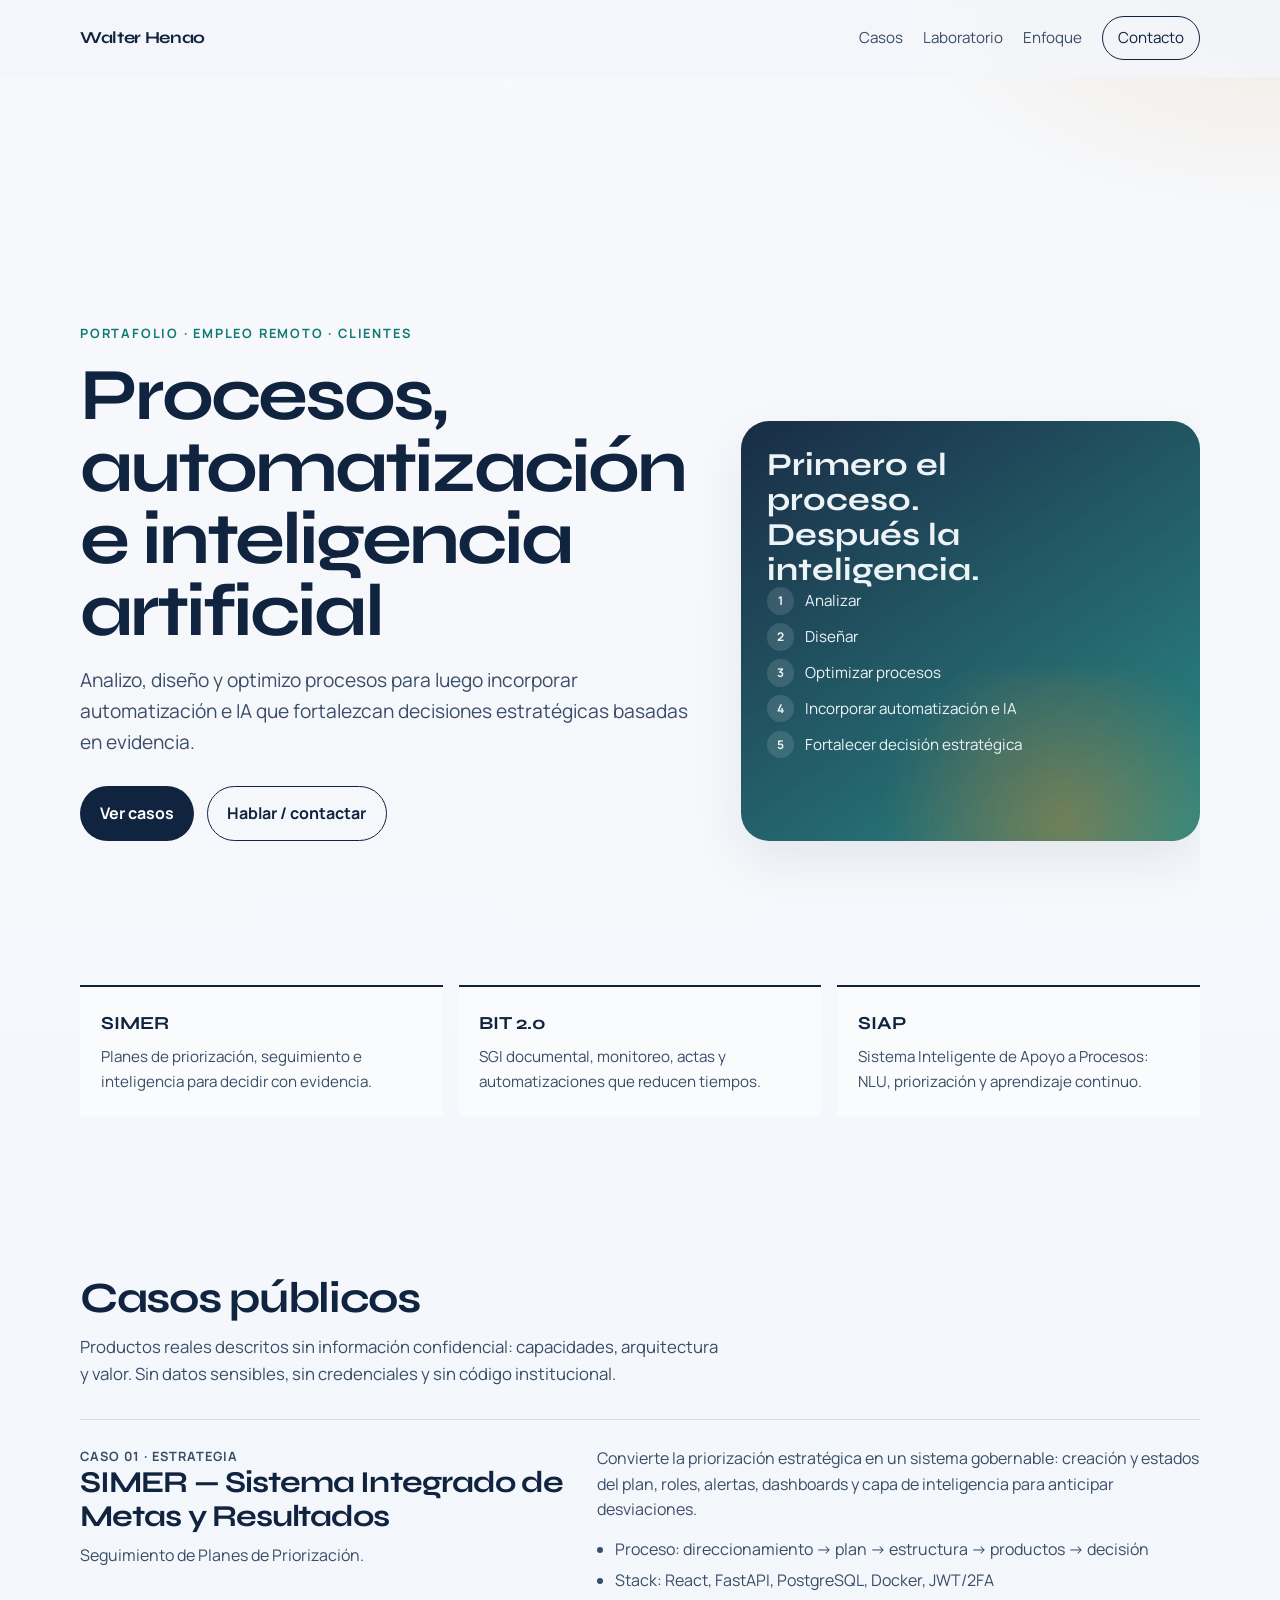
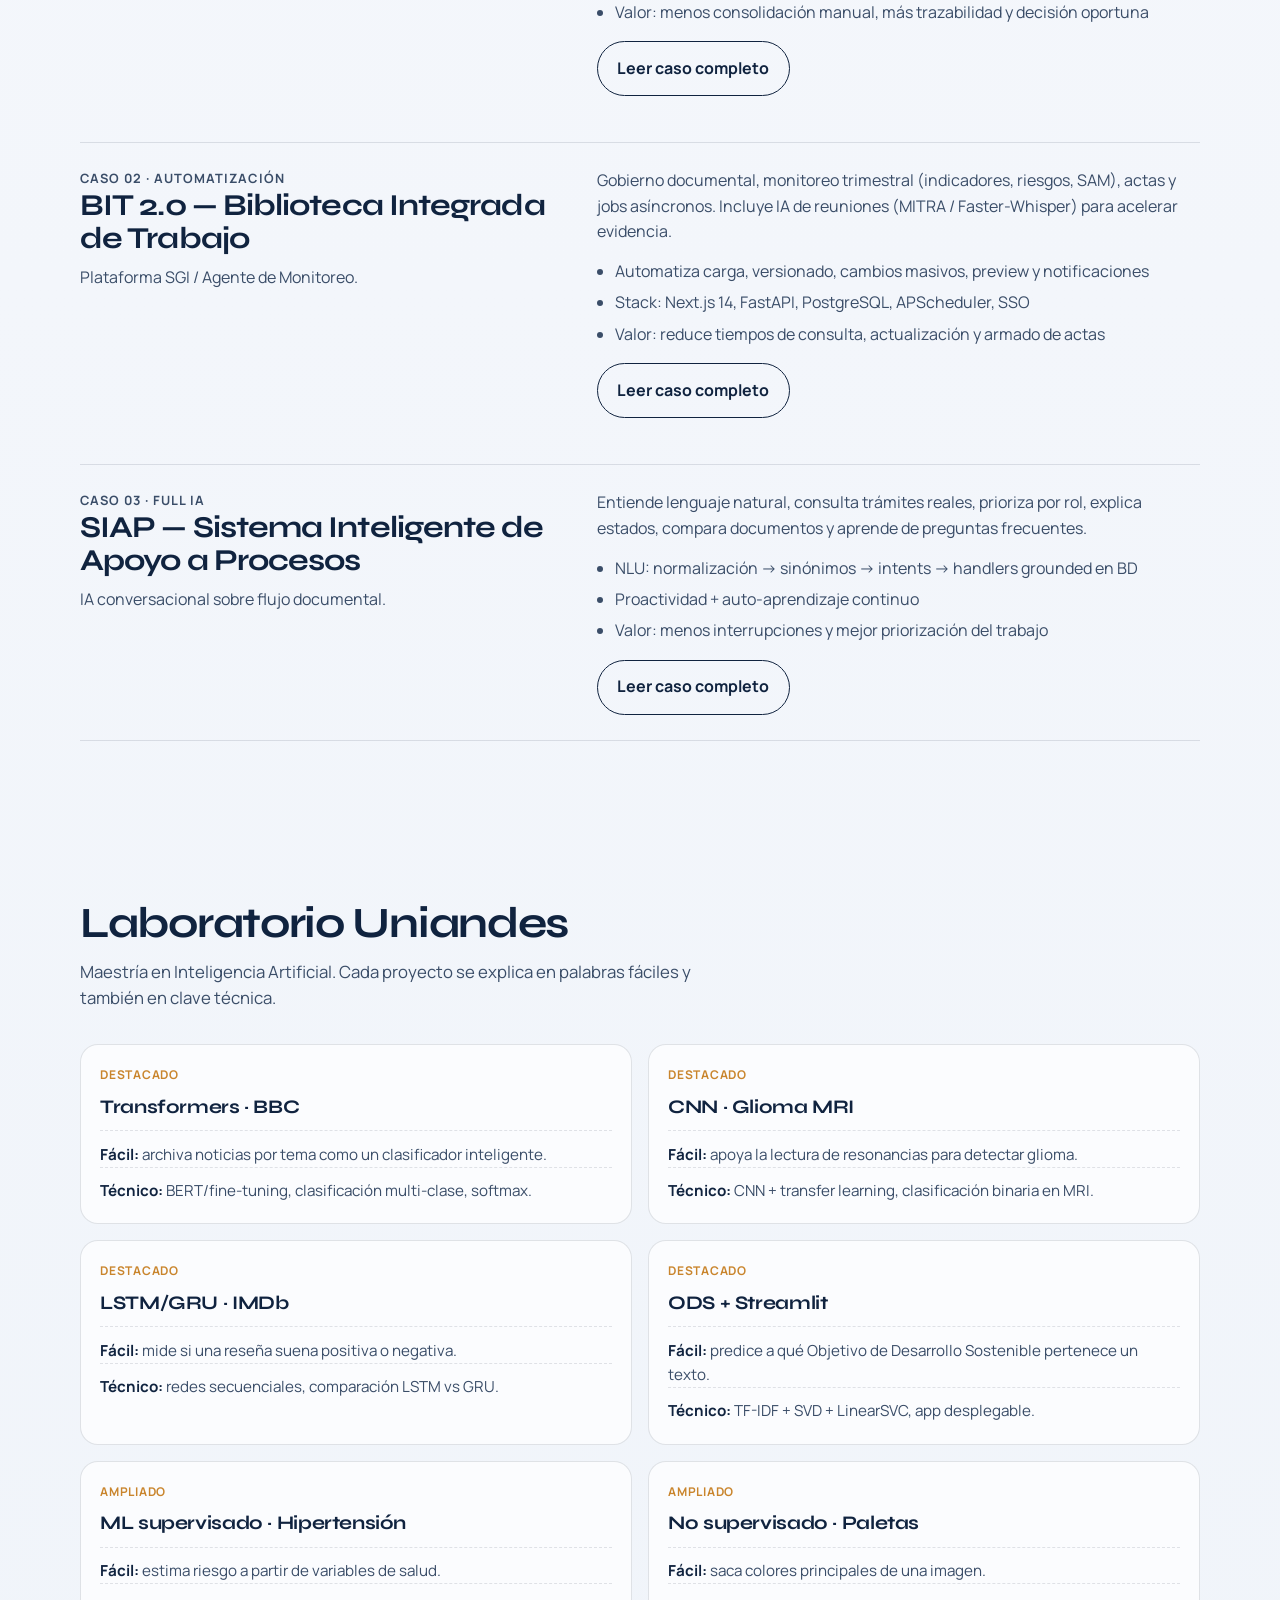
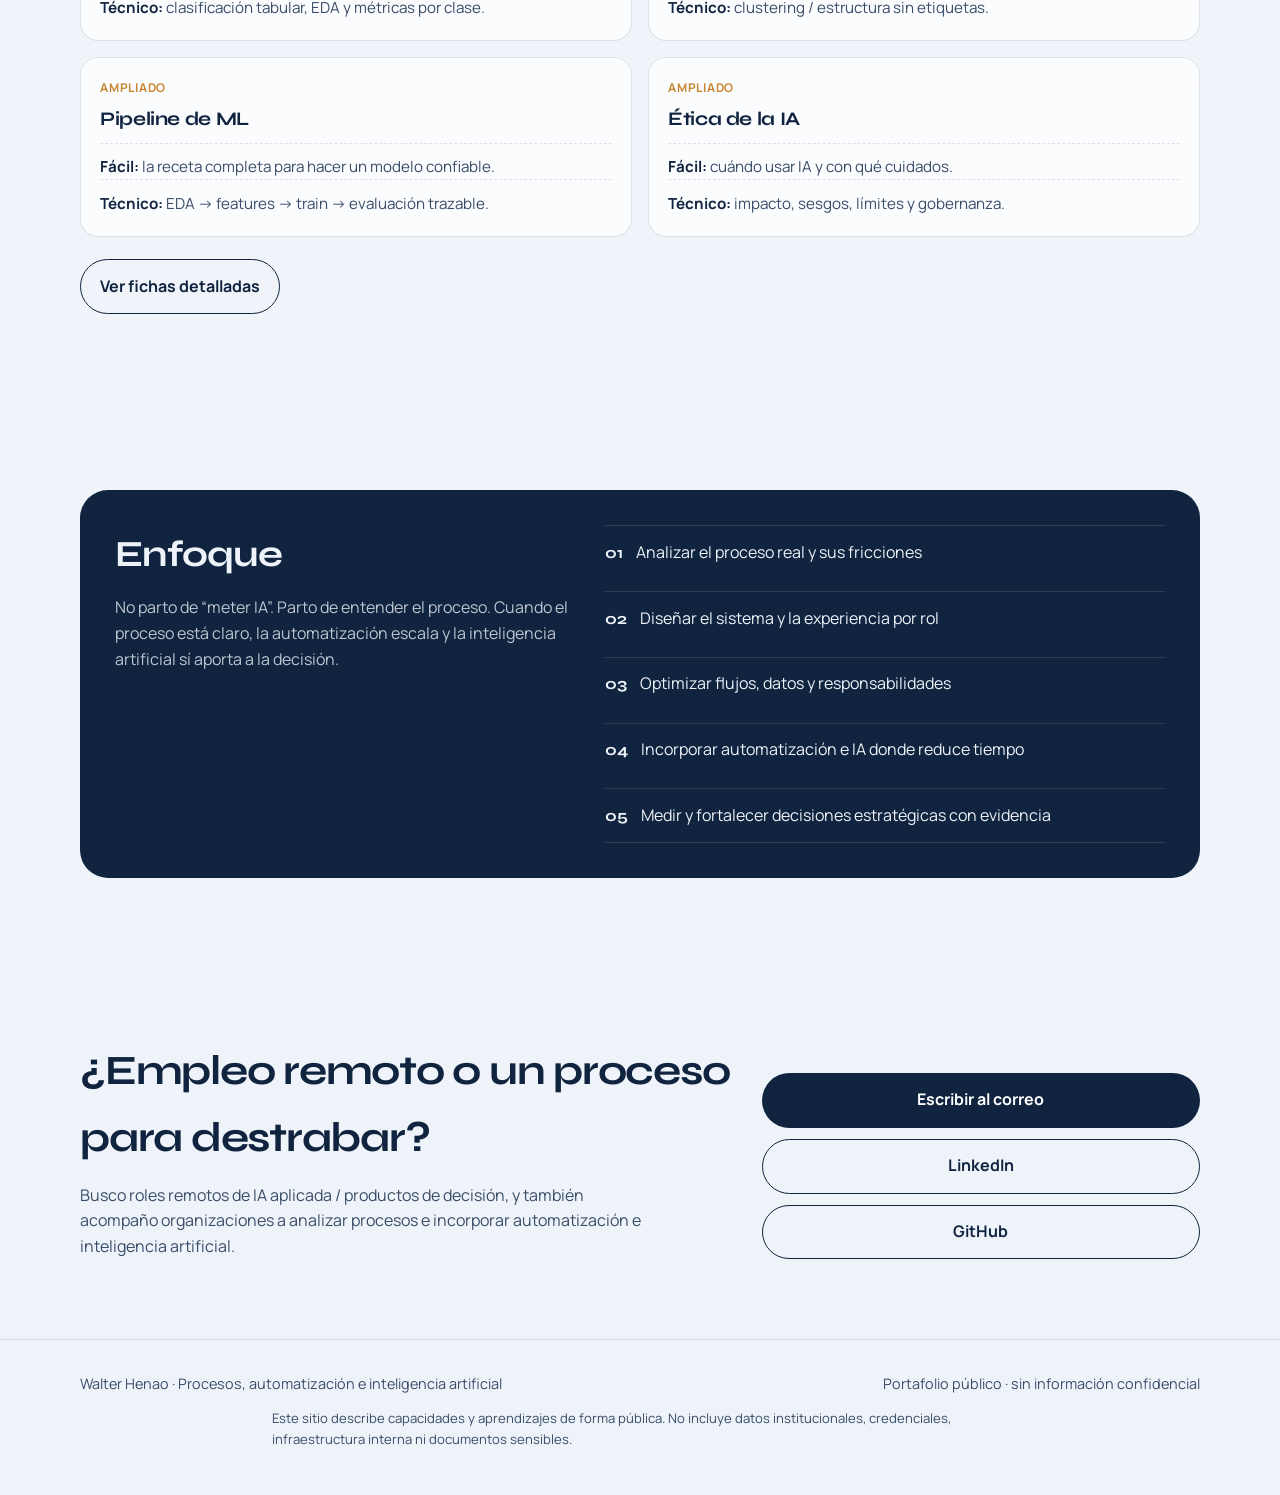
<file: index.html>
<!DOCTYPE html>
<html lang="es">
  <head>
    <meta charset="UTF-8" />
    <meta name="viewport" content="width=device-width, initial-scale=1" />
    <title>Walter Henao — Procesos, automatización e inteligencia artificial</title>
    <meta
      name="description"
      content="Analizo, diseño y optimizo procesos para luego incorporar automatización e IA que fortalezcan decisiones estratégicas basadas en evidencia."
    />
    <link rel="preconnect" href="https://fonts.googleapis.com" />
    <link rel="preconnect" href="https://fonts.gstatic.com" crossorigin />
    <link
      href="https://fonts.googleapis.com/css2?family=Manrope:wght@400;500;700&family=Syne:wght@600;700;800&display=swap"
      rel="stylesheet"
    />
    <link rel="stylesheet" href="assets/css/styles.css" />
  </head>
  <body>
    <header class="site-header" id="header">
      <div class="container nav">
        <a class="brand" href="#inicio">Walter Henao</a>
        <button class="menu-btn" id="menuBtn" type="button" aria-label="Abrir menú">Menú</button>
        <nav class="nav-links" id="navLinks">
          <a href="#casos">Casos</a>
          <a href="#laboratorio">Laboratorio</a>
          <a href="#enfoque">Enfoque</a>
          <a class="nav-cta" href="#contacto">Contacto</a>
        </nav>
      </div>
    </header>

    <main>
      <section class="hero container" id="inicio">
        <div class="hero-grid">
          <div>
            <p class="eyebrow">Portafolio · Empleo remoto · Clientes</p>
            <h1>Procesos, automatización e inteligencia artificial</h1>
            <p class="hero-lead">
              Analizo, diseño y optimizo procesos para luego incorporar automatización e IA que
              fortalezcan decisiones estratégicas basadas en evidencia.
            </p>
            <div class="cta-row">
              <a class="btn btn-primary" href="#casos">Ver casos</a>
              <a class="btn btn-secondary" href="#contacto">Hablar / contactar</a>
            </div>
          </div>
          <aside class="hero-visual" aria-label="Método de trabajo">
            <div class="hero-visual-inner">
              <h2>Primero el proceso. Después la inteligencia.</h2>
              <ol class="method-list">
                <li><span>1</span>Analizar</li>
                <li><span>2</span>Diseñar</li>
                <li><span>3</span>Optimizar procesos</li>
                <li><span>4</span>Incorporar automatización e IA</li>
                <li><span>5</span>Fortalecer decisión estratégica</li>
              </ol>
            </div>
          </aside>
        </div>
      </section>

      <section class="section container" aria-label="Pruebas de valor">
        <div class="proof-strip">
          <article class="proof-item">
            <strong>SIMER</strong>
            <span>Planes de priorización, seguimiento e inteligencia para decidir con evidencia.</span>
          </article>
          <article class="proof-item">
            <strong>BIT 2.0</strong>
            <span>SGI documental, monitoreo, actas y automatizaciones que reducen tiempos.</span>
          </article>
          <article class="proof-item">
            <strong>SIAP</strong>
            <span>Sistema Inteligente de Apoyo a Procesos: NLU, priorización y aprendizaje continuo.</span>
          </article>
        </div>
      </section>

      <section class="section container" id="casos">
        <div class="section-head">
          <h2>Casos públicos</h2>
          <p>
            Productos reales descritos sin información confidencial: capacidades, arquitectura y valor.
            Sin datos sensibles, sin credenciales y sin código institucional.
          </p>
        </div>

        <div class="cases">
          <article class="case-row">
            <div>
              <p class="case-meta">Caso 01 · Estrategia</p>
              <h3>SIMER — Sistema Integrado de Metas y Resultados</h3>
              <p>Seguimiento de Planes de Priorización.</p>
            </div>
            <div>
              <p>
                Convierte la priorización estratégica en un sistema gobernable: creación y estados del
                plan, roles, alertas, dashboards y capa de inteligencia para anticipar desviaciones.
              </p>
              <ul class="case-points">
                <li>Proceso: direccionamiento → plan → estructura → productos → decisión</li>
                <li>Stack: React, FastAPI, PostgreSQL, Docker, JWT/2FA</li>
                <li>Valor: menos consolidación manual, más trazabilidad y decisión oportuna</li>
              </ul>
              <p style="margin-top: 1rem">
                <a class="btn btn-secondary" href="casos/simer.html">Leer caso completo</a>
              </p>
            </div>
          </article>

          <article class="case-row">
            <div>
              <p class="case-meta">Caso 02 · Automatización</p>
              <h3>BIT 2.0 — Biblioteca Integrada de Trabajo</h3>
              <p>Plataforma SGI / Agente de Monitoreo.</p>
            </div>
            <div>
              <p>
                Gobierno documental, monitoreo trimestral (indicadores, riesgos, SAM), actas y jobs
                asíncronos. Incluye IA de reuniones (MITRA / Faster-Whisper) para acelerar evidencia.
              </p>
              <ul class="case-points">
                <li>Automatiza carga, versionado, cambios masivos, preview y notificaciones</li>
                <li>Stack: Next.js 14, FastAPI, PostgreSQL, APScheduler, SSO</li>
                <li>Valor: reduce tiempos de consulta, actualización y armado de actas</li>
              </ul>
              <p style="margin-top: 1rem">
                <a class="btn btn-secondary" href="casos/bit-2.0.html">Leer caso completo</a>
              </p>
            </div>
          </article>

          <article class="case-row">
            <div>
              <p class="case-meta">Caso 03 · Full IA</p>
              <h3>SIAP — Sistema Inteligente de Apoyo a Procesos</h3>
              <p>IA conversacional sobre flujo documental.</p>
            </div>
            <div>
              <p>
                Entiende lenguaje natural, consulta trámites reales, prioriza por rol, explica estados,
                compara documentos y aprende de preguntas frecuentes.
              </p>
              <ul class="case-points">
                <li>NLU: normalización → sinónimos → intents → handlers grounded en BD</li>
                <li>Proactividad + auto-aprendizaje continuo</li>
                <li>Valor: menos interrupciones y mejor priorización del trabajo</li>
              </ul>
              <p style="margin-top: 1rem">
                <a class="btn btn-secondary" href="casos/siap.html">Leer caso completo</a>
              </p>
            </div>
          </article>
        </div>
      </section>

      <section class="section container" id="laboratorio">
        <div class="section-head">
          <h2>Laboratorio Uniandes</h2>
          <p>
            Maestría en Inteligencia Artificial. Cada proyecto se explica en palabras fáciles y también
            en clave técnica.
          </p>
        </div>
        <div class="lab-grid">
          <article class="lab-item">
            <div class="tag">Destacado</div>
            <h3>Transformers · BBC</h3>
            <p class="easy"><strong>Fácil:</strong> archiva noticias por tema como un clasificador inteligente.</p>
            <p class="easy"><strong>Técnico:</strong> BERT/fine-tuning, clasificación multi-clase, softmax.</p>
          </article>
          <article class="lab-item">
            <div class="tag">Destacado</div>
            <h3>CNN · Glioma MRI</h3>
            <p class="easy"><strong>Fácil:</strong> apoya la lectura de resonancias para detectar glioma.</p>
            <p class="easy"><strong>Técnico:</strong> CNN + transfer learning, clasificación binaria en MRI.</p>
          </article>
          <article class="lab-item">
            <div class="tag">Destacado</div>
            <h3>LSTM/GRU · IMDb</h3>
            <p class="easy"><strong>Fácil:</strong> mide si una reseña suena positiva o negativa.</p>
            <p class="easy"><strong>Técnico:</strong> redes secuenciales, comparación LSTM vs GRU.</p>
          </article>
          <article class="lab-item">
            <div class="tag">Destacado</div>
            <h3>ODS + Streamlit</h3>
            <p class="easy"><strong>Fácil:</strong> predice a qué Objetivo de Desarrollo Sostenible pertenece un texto.</p>
            <p class="easy"><strong>Técnico:</strong> TF-IDF + SVD + LinearSVC, app desplegable.</p>
          </article>
          <article class="lab-item">
            <div class="tag">Ampliado</div>
            <h3>ML supervisado · Hipertensión</h3>
            <p class="easy"><strong>Fácil:</strong> estima riesgo a partir de variables de salud.</p>
            <p class="easy"><strong>Técnico:</strong> clasificación tabular, EDA y métricas por clase.</p>
          </article>
          <article class="lab-item">
            <div class="tag">Ampliado</div>
            <h3>No supervisado · Paletas</h3>
            <p class="easy"><strong>Fácil:</strong> saca colores principales de una imagen.</p>
            <p class="easy"><strong>Técnico:</strong> clustering / estructura sin etiquetas.</p>
          </article>
          <article class="lab-item">
            <div class="tag">Ampliado</div>
            <h3>Pipeline de ML</h3>
            <p class="easy"><strong>Fácil:</strong> la receta completa para hacer un modelo confiable.</p>
            <p class="easy"><strong>Técnico:</strong> EDA → features → train → evaluación trazable.</p>
          </article>
          <article class="lab-item">
            <div class="tag">Ampliado</div>
            <h3>Ética de la IA</h3>
            <p class="easy"><strong>Fácil:</strong> cuándo usar IA y con qué cuidados.</p>
            <p class="easy"><strong>Técnico:</strong> impacto, sesgos, límites y gobernanza.</p>
          </article>
        </div>
        <p style="margin-top: 1.4rem">
          <a class="btn btn-secondary" href="laboratorio/">Ver fichas detalladas</a>
        </p>
      </section>

      <section class="section container" id="enfoque">
        <div class="method-section">
          <div>
            <h2>Enfoque</h2>
            <p>
              No parto de “meter IA”. Parto de entender el proceso. Cuando el proceso está claro,
              la automatización escala y la inteligencia artificial sí aporta a la decisión.
            </p>
          </div>
          <div class="steps">
            <div class="step"><b>01</b><div>Analizar el proceso real y sus fricciones</div></div>
            <div class="step"><b>02</b><div>Diseñar el sistema y la experiencia por rol</div></div>
            <div class="step"><b>03</b><div>Optimizar flujos, datos y responsabilidades</div></div>
            <div class="step"><b>04</b><div>Incorporar automatización e IA donde reduce tiempo</div></div>
            <div class="step"><b>05</b><div>Medir y fortalecer decisiones estratégicas con evidencia</div></div>
          </div>
        </div>
      </section>

      <section class="section container" id="contacto">
        <div class="contact-box">
          <div>
            <h2>¿Empleo remoto o un proceso para destrabar?</h2>
            <p>
              Busco roles remotos de IA aplicada / productos de decisión, y también acompaño
              organizaciones a analizar procesos e incorporar automatización e inteligencia artificial.
            </p>
          </div>
          <div class="contact-actions">
            <a class="btn btn-primary" href="mailto:Whenaodiaz@gmail.com">Escribir al correo</a>
            <a class="btn btn-secondary" href="https://www.linkedin.com/in/Walter-Henao/" target="_blank" rel="noopener noreferrer">LinkedIn</a>
            <a class="btn btn-secondary" href="https://github.com/Walhenao" target="_blank" rel="noopener noreferrer">GitHub</a>
          </div>
        </div>
      </section>
    </main>

    <footer class="site-footer">
      <div class="container footer-row">
        <div>Walter Henao · Procesos, automatización e inteligencia artificial</div>
        <div>Portafolio público · sin información confidencial</div>
      </div>
      <div class="container notice">
        Este sitio describe capacidades y aprendizajes de forma pública. No incluye datos institucionales,
        credenciales, infraestructura interna ni documentos sensibles.
      </div>
    </footer>

    <script src="assets/js/main.js"></script>
  </body>
</html>
</file>
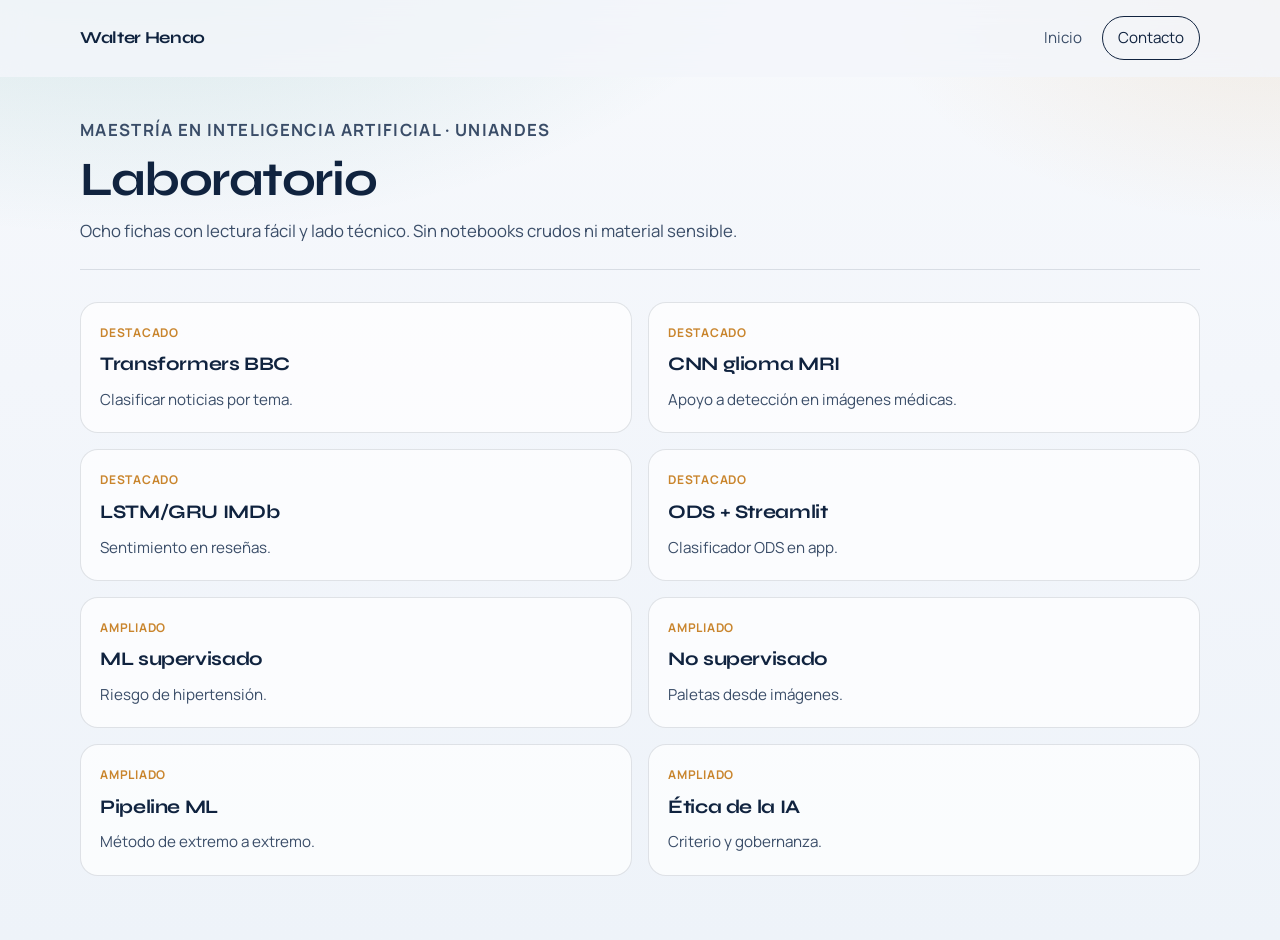
<file: laboratorio/index.html>
<!DOCTYPE html>
<html lang="es">
  <head>
    <meta charset="UTF-8" />
    <meta name="viewport" content="width=device-width, initial-scale=1" />
    <title>Laboratorio Uniandes — Walter Henao</title>
    <link rel="preconnect" href="https://fonts.googleapis.com" />
    <link rel="preconnect" href="https://fonts.gstatic.com" crossorigin />
    <link href="https://fonts.googleapis.com/css2?family=Manrope:wght@400;500;700&family=Syne:wght@600;700;800&display=swap" rel="stylesheet" />
    <link rel="stylesheet" href="../assets/css/page.css" />
  </head>
  <body>
    <header class="site-header">
      <div class="container nav">
        <a class="brand" href="../index.html">Walter Henao</a>
        <nav class="nav-links open" style="display:flex">
          <a href="../index.html#laboratorio">Inicio</a>
          <a class="nav-cta" href="../index.html#contacto">Contacto</a>
        </nav>
      </div>
    </header>
    <main class="container page">
      <div class="page-hero">
        <p class="case-meta">Maestría en Inteligencia Artificial · Uniandes</p>
        <h1>Laboratorio</h1>
        <p>Ocho fichas con lectura fácil y lado técnico. Sin notebooks crudos ni material sensible.</p>
      </div>
      <div class="lab-grid">
        <a class="lab-item" href="01-transformers-bbc.md"><div class="tag">Destacado</div><h3>Transformers BBC</h3><p>Clasificar noticias por tema.</p></a>
        <a class="lab-item" href="02-cnn-glioma-mri.md"><div class="tag">Destacado</div><h3>CNN glioma MRI</h3><p>Apoyo a detección en imágenes médicas.</p></a>
        <a class="lab-item" href="03-lstm-gru-imdb.md"><div class="tag">Destacado</div><h3>LSTM/GRU IMDb</h3><p>Sentimiento en reseñas.</p></a>
        <a class="lab-item" href="04-ods-streamlit.md"><div class="tag">Destacado</div><h3>ODS + Streamlit</h3><p>Clasificador ODS en app.</p></a>
        <a class="lab-item" href="05-ml-supervisado-hipertension.md"><div class="tag">Ampliado</div><h3>ML supervisado</h3><p>Riesgo de hipertensión.</p></a>
        <a class="lab-item" href="06-ml-no-supervisado-paletas.md"><div class="tag">Ampliado</div><h3>No supervisado</h3><p>Paletas desde imágenes.</p></a>
        <a class="lab-item" href="07-principios-ml-pipeline.md"><div class="tag">Ampliado</div><h3>Pipeline ML</h3><p>Método de extremo a extremo.</p></a>
        <a class="lab-item" href="08-etica-ia.md"><div class="tag">Ampliado</div><h3>Ética de la IA</h3><p>Criterio y gobernanza.</p></a>
      </div>
    </main>
  </body>
</html>
</file>
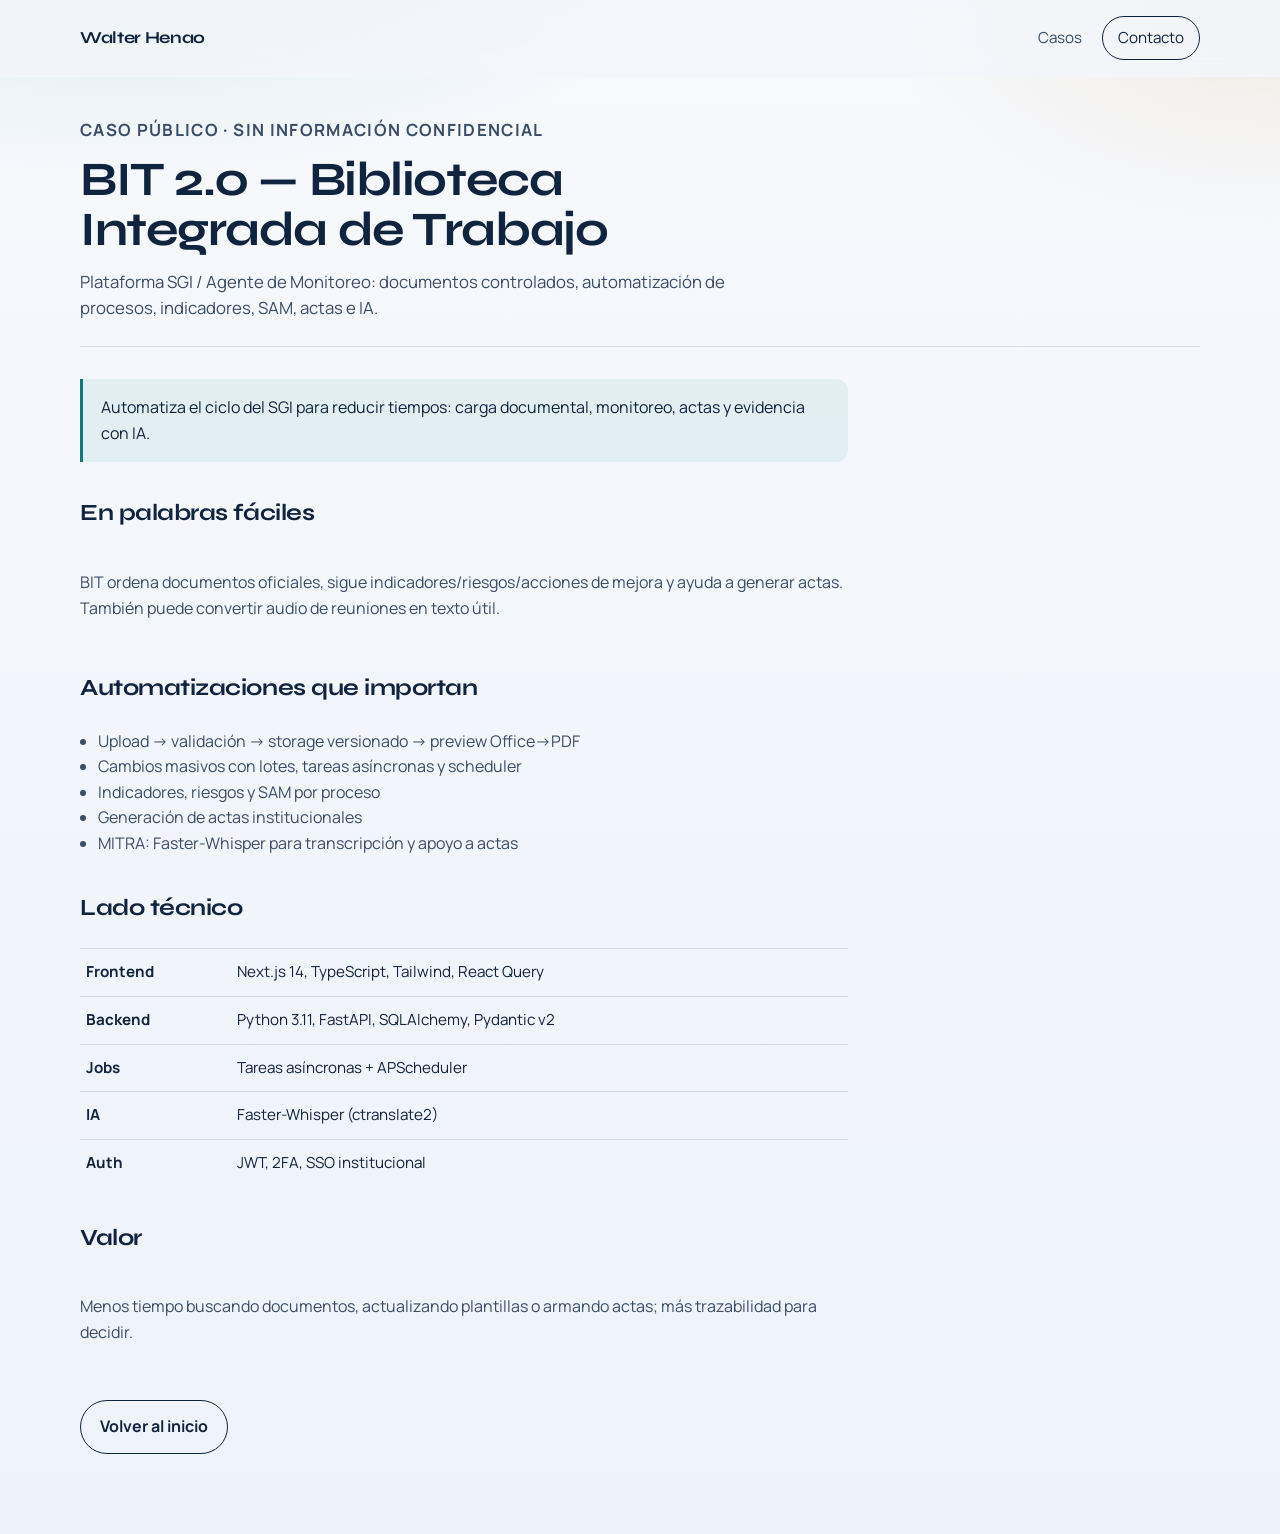
<file: casos/bit-2.0.html>
<!DOCTYPE html>
<html lang="es">
  <head>
    <meta charset="UTF-8" />
    <meta name="viewport" content="width=device-width, initial-scale=1" />
    <title>Caso BIT 2.0 — Walter Henao</title>
    <link rel="preconnect" href="https://fonts.googleapis.com" />
    <link rel="preconnect" href="https://fonts.gstatic.com" crossorigin />
    <link href="https://fonts.googleapis.com/css2?family=Manrope:wght@400;500;700&family=Syne:wght@600;700;800&display=swap" rel="stylesheet" />
    <link rel="stylesheet" href="../assets/css/page.css" />
  </head>
  <body>
    <header class="site-header">
      <div class="container nav">
        <a class="brand" href="../index.html">Walter Henao</a>
        <nav class="nav-links open" style="display:flex">
          <a href="../index.html#casos">Casos</a>
          <a class="nav-cta" href="../index.html#contacto">Contacto</a>
        </nav>
      </div>
    </header>
    <main class="container page">
      <div class="page-hero">
        <p class="case-meta">Caso público · sin información confidencial</p>
        <h1>BIT 2.0 — Biblioteca Integrada de Trabajo</h1>
        <p>Plataforma SGI / Agente de Monitoreo: documentos controlados, automatización de procesos, indicadores, SAM, actas e IA.</p>
      </div>
      <div class="prose">
        <div class="callout">Automatiza el ciclo del SGI para reducir tiempos: carga documental, monitoreo, actas y evidencia con IA.</div>
        <h2>En palabras fáciles</h2>
        <p>BIT ordena documentos oficiales, sigue indicadores/riesgos/acciones de mejora y ayuda a generar actas. También puede convertir audio de reuniones en texto útil.</p>
        <h2>Automatizaciones que importan</h2>
        <ul>
          <li>Upload → validación → storage versionado → preview Office→PDF</li>
          <li>Cambios masivos con lotes, tareas asíncronas y scheduler</li>
          <li>Indicadores, riesgos y SAM por proceso</li>
          <li>Generación de actas institucionales</li>
          <li>MITRA: Faster-Whisper para transcripción y apoyo a actas</li>
        </ul>
        <h2>Lado técnico</h2>
        <table>
          <tr><th>Frontend</th><td>Next.js 14, TypeScript, Tailwind, React Query</td></tr>
          <tr><th>Backend</th><td>Python 3.11, FastAPI, SQLAlchemy, Pydantic v2</td></tr>
          <tr><th>Jobs</th><td>Tareas asíncronas + APScheduler</td></tr>
          <tr><th>IA</th><td>Faster-Whisper (ctranslate2)</td></tr>
          <tr><th>Auth</th><td>JWT, 2FA, SSO institucional</td></tr>
        </table>
        <h2>Valor</h2>
        <p>Menos tiempo buscando documentos, actualizando plantillas o armando actas; más trazabilidad para decidir.</p>
        <p><a class="btn btn-secondary" href="../index.html#casos">Volver al inicio</a></p>
      </div>
    </main>
  </body>
</html>
</file>
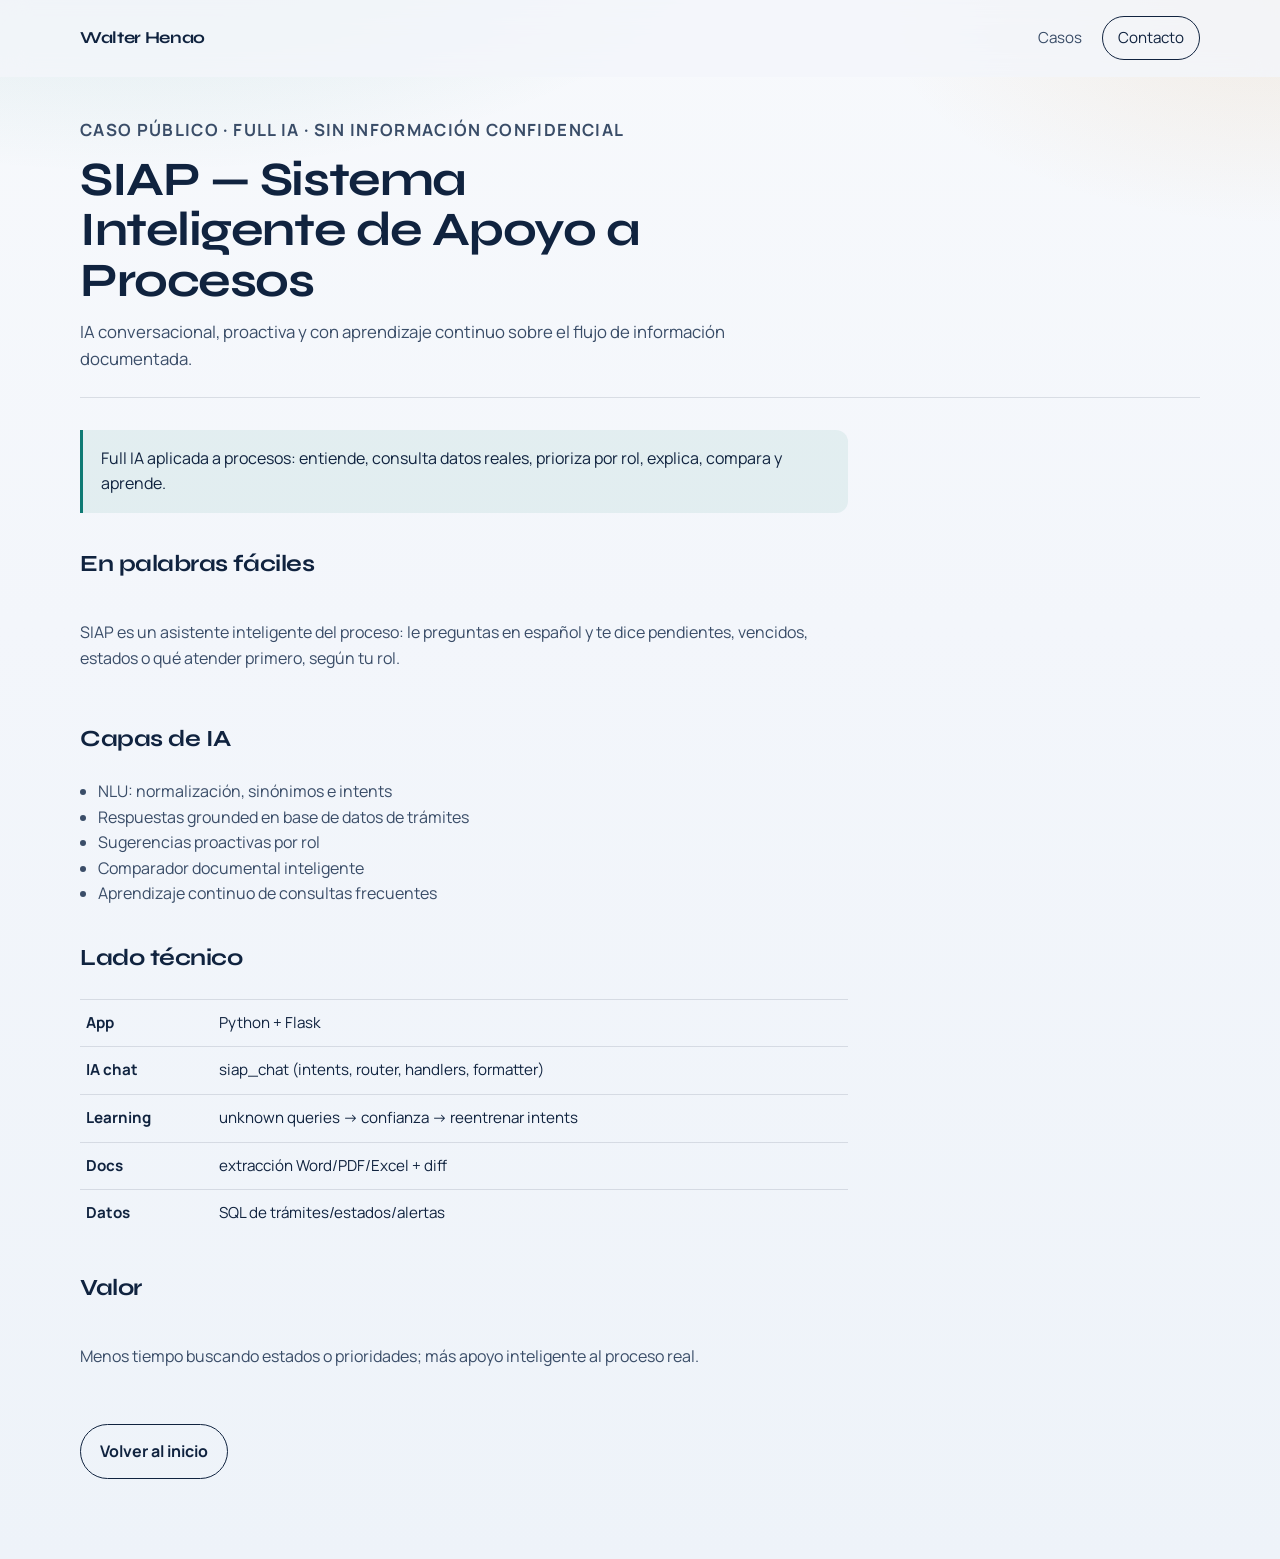
<file: casos/siap.html>
<!DOCTYPE html>
<html lang="es">
  <head>
    <meta charset="UTF-8" />
    <meta name="viewport" content="width=device-width, initial-scale=1" />
    <title>Caso SIAP — Walter Henao</title>
    <link rel="preconnect" href="https://fonts.googleapis.com" />
    <link rel="preconnect" href="https://fonts.gstatic.com" crossorigin />
    <link href="https://fonts.googleapis.com/css2?family=Manrope:wght@400;500;700&family=Syne:wght@600;700;800&display=swap" rel="stylesheet" />
    <link rel="stylesheet" href="../assets/css/page.css" />
  </head>
  <body>
    <header class="site-header">
      <div class="container nav">
        <a class="brand" href="../index.html">Walter Henao</a>
        <nav class="nav-links open" style="display:flex">
          <a href="../index.html#casos">Casos</a>
          <a class="nav-cta" href="../index.html#contacto">Contacto</a>
        </nav>
      </div>
    </header>
    <main class="container page">
      <div class="page-hero">
        <p class="case-meta">Caso público · Full IA · sin información confidencial</p>
        <h1>SIAP — Sistema Inteligente de Apoyo a Procesos</h1>
        <p>IA conversacional, proactiva y con aprendizaje continuo sobre el flujo de información documentada.</p>
      </div>
      <div class="prose">
        <div class="callout">Full IA aplicada a procesos: entiende, consulta datos reales, prioriza por rol, explica, compara y aprende.</div>
        <h2>En palabras fáciles</h2>
        <p>SIAP es un asistente inteligente del proceso: le preguntas en español y te dice pendientes, vencidos, estados o qué atender primero, según tu rol.</p>
        <h2>Capas de IA</h2>
        <ul>
          <li>NLU: normalización, sinónimos e intents</li>
          <li>Respuestas grounded en base de datos de trámites</li>
          <li>Sugerencias proactivas por rol</li>
          <li>Comparador documental inteligente</li>
          <li>Aprendizaje continuo de consultas frecuentes</li>
        </ul>
        <h2>Lado técnico</h2>
        <table>
          <tr><th>App</th><td>Python + Flask</td></tr>
          <tr><th>IA chat</th><td>siap_chat (intents, router, handlers, formatter)</td></tr>
          <tr><th>Learning</th><td>unknown queries → confianza → reentrenar intents</td></tr>
          <tr><th>Docs</th><td>extracción Word/PDF/Excel + diff</td></tr>
          <tr><th>Datos</th><td>SQL de trámites/estados/alertas</td></tr>
        </table>
        <h2>Valor</h2>
        <p>Menos tiempo buscando estados o prioridades; más apoyo inteligente al proceso real.</p>
        <p><a class="btn btn-secondary" href="../index.html#casos">Volver al inicio</a></p>
      </div>
    </main>
  </body>
</html>
</file>
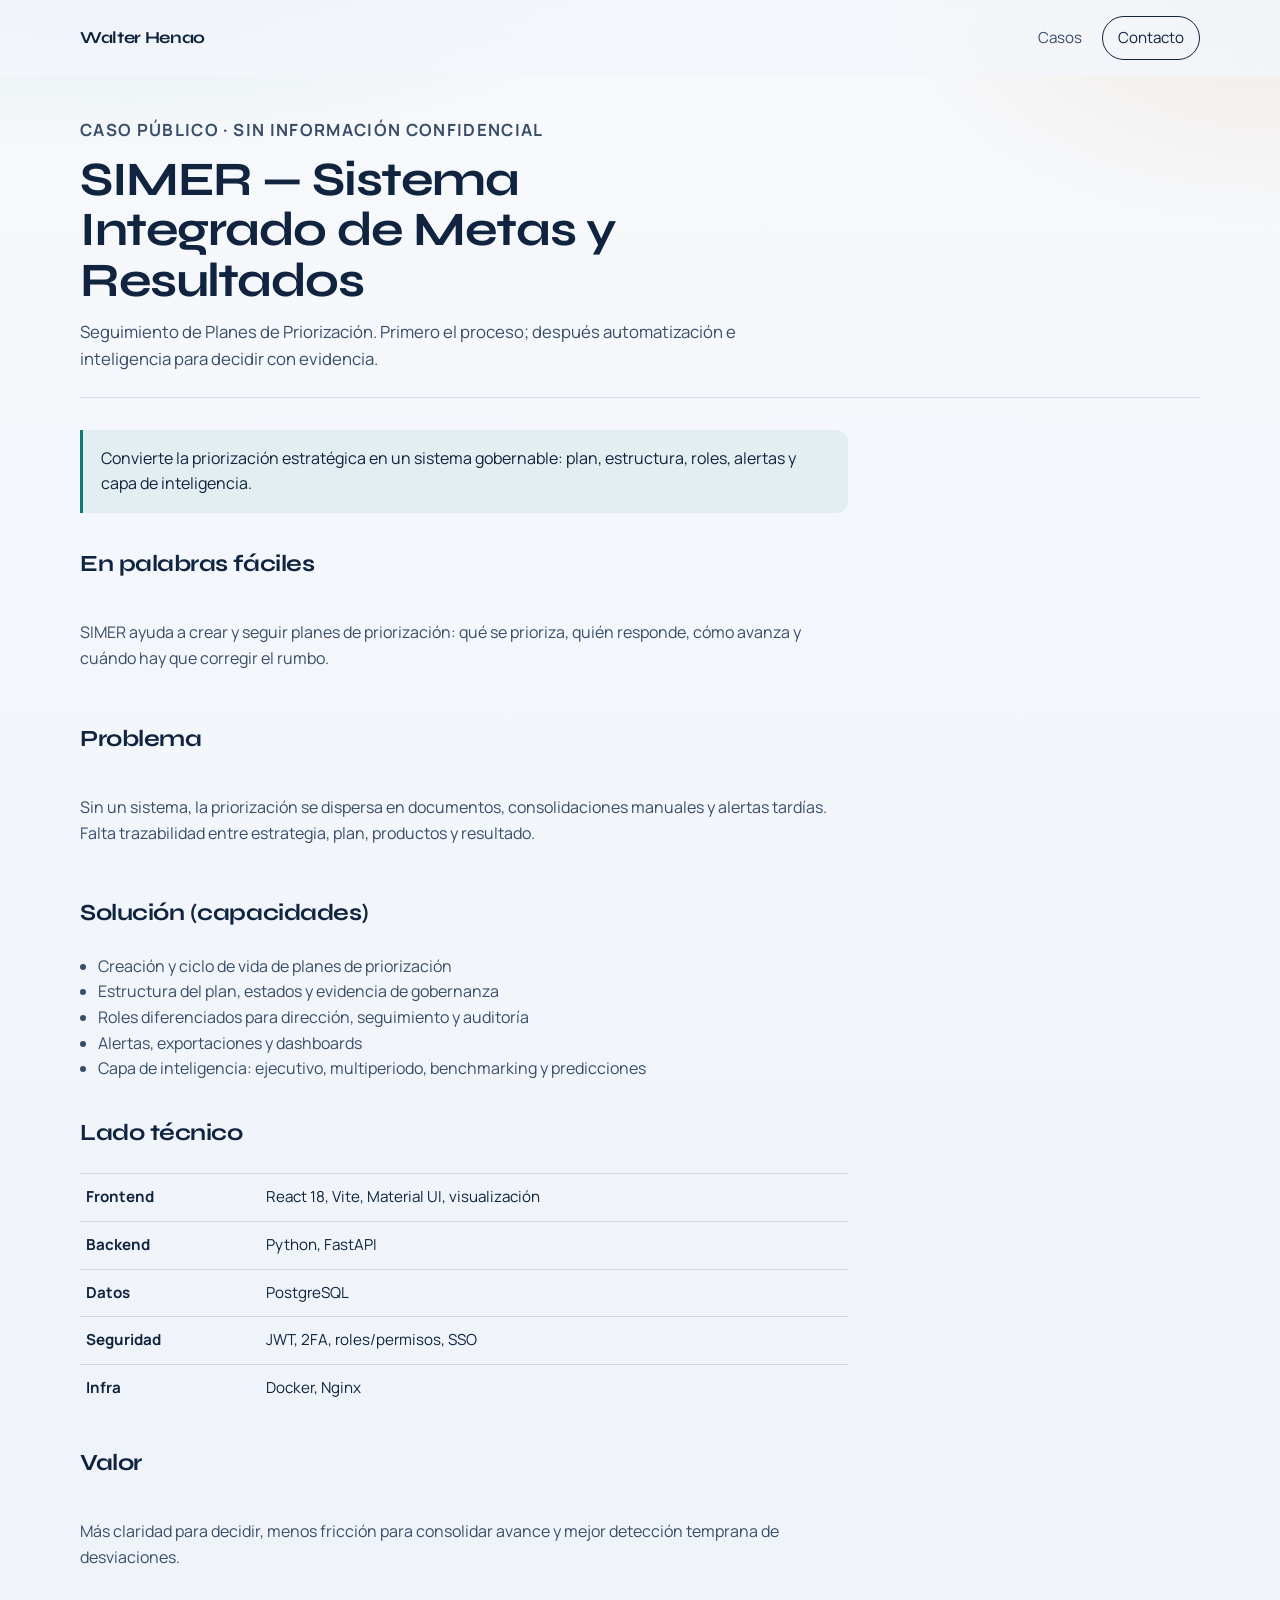
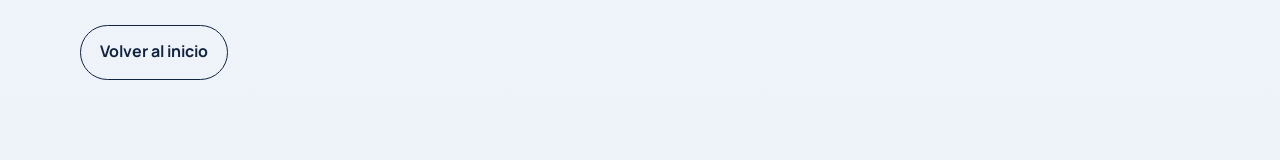
<file: casos/simer.html>
<!DOCTYPE html>
<html lang="es">
  <head>
    <meta charset="UTF-8" />
    <meta name="viewport" content="width=device-width, initial-scale=1" />
    <title>Caso SIMER — Walter Henao</title>
    <link rel="preconnect" href="https://fonts.googleapis.com" />
    <link rel="preconnect" href="https://fonts.gstatic.com" crossorigin />
    <link href="https://fonts.googleapis.com/css2?family=Manrope:wght@400;500;700&family=Syne:wght@600;700;800&display=swap" rel="stylesheet" />
    <link rel="stylesheet" href="../assets/css/page.css" />
  </head>
  <body>
    <header class="site-header">
      <div class="container nav">
        <a class="brand" href="../index.html">Walter Henao</a>
        <nav class="nav-links open" style="display:flex">
          <a href="../index.html#casos">Casos</a>
          <a class="nav-cta" href="../index.html#contacto">Contacto</a>
        </nav>
      </div>
    </header>
    <main class="container page">
      <div class="page-hero">
        <p class="case-meta">Caso público · sin información confidencial</p>
        <h1>SIMER — Sistema Integrado de Metas y Resultados</h1>
        <p>Seguimiento de Planes de Priorización. Primero el proceso; después automatización e inteligencia para decidir con evidencia.</p>
      </div>
      <div class="prose">
        <div class="callout">Convierte la priorización estratégica en un sistema gobernable: plan, estructura, roles, alertas y capa de inteligencia.</div>
        <h2>En palabras fáciles</h2>
        <p>SIMER ayuda a crear y seguir planes de priorización: qué se prioriza, quién responde, cómo avanza y cuándo hay que corregir el rumbo.</p>
        <h2>Problema</h2>
        <p>Sin un sistema, la priorización se dispersa en documentos, consolidaciones manuales y alertas tardías. Falta trazabilidad entre estrategia, plan, productos y resultado.</p>
        <h2>Solución (capacidades)</h2>
        <ul>
          <li>Creación y ciclo de vida de planes de priorización</li>
          <li>Estructura del plan, estados y evidencia de gobernanza</li>
          <li>Roles diferenciados para dirección, seguimiento y auditoría</li>
          <li>Alertas, exportaciones y dashboards</li>
          <li>Capa de inteligencia: ejecutivo, multiperiodo, benchmarking y predicciones</li>
        </ul>
        <h2>Lado técnico</h2>
        <table>
          <tr><th>Frontend</th><td>React 18, Vite, Material UI, visualización</td></tr>
          <tr><th>Backend</th><td>Python, FastAPI</td></tr>
          <tr><th>Datos</th><td>PostgreSQL</td></tr>
          <tr><th>Seguridad</th><td>JWT, 2FA, roles/permisos, SSO</td></tr>
          <tr><th>Infra</th><td>Docker, Nginx</td></tr>
        </table>
        <h2>Valor</h2>
        <p>Más claridad para decidir, menos fricción para consolidar avance y mejor detección temprana de desviaciones.</p>
        <p><a class="btn btn-secondary" href="../index.html#casos">Volver al inicio</a></p>
      </div>
    </main>
  </body>
</html>
</file>
<file: assets/css/styles.css>
:root {
  --ink: #10233f;
  --ink-soft: #3a4d68;
  --paper: #f3f6fb;
  --paper-2: #e8eef7;
  --line: rgba(16, 35, 63, 0.12);
  --accent: #0f7a74;
  --accent-2: #c9852d;
  --white: #ffffff;
  --shadow: 0 18px 50px rgba(16, 35, 63, 0.08);
  --font-display: "Syne", sans-serif;
  --font-body: "Manrope", sans-serif;
  --max: 1120px;
  --radius: 18px;
}

*,
*::before,
*::after {
  box-sizing: border-box;
}

html {
  scroll-behavior: smooth;
}

body {
  margin: 0;
  font-family: var(--font-body);
  color: var(--ink);
  background:
    radial-gradient(1200px 600px at 10% -10%, rgba(15, 122, 116, 0.16), transparent 55%),
    radial-gradient(900px 500px at 100% 0%, rgba(201, 133, 45, 0.12), transparent 45%),
    linear-gradient(180deg, #f7f9fc 0%, var(--paper) 40%, #eef3f9 100%);
  line-height: 1.6;
  min-height: 100vh;
}

img {
  max-width: 100%;
  display: block;
}

a {
  color: inherit;
  text-decoration: none;
}

.container {
  width: min(var(--max), calc(100% - 2.5rem));
  margin-inline: auto;
}

.site-header {
  position: sticky;
  top: 0;
  z-index: 40;
  backdrop-filter: blur(14px);
  background: rgba(243, 246, 251, 0.82);
  border-bottom: 1px solid transparent;
  transition: border-color 0.3s ease, background 0.3s ease;
}

.site-header.is-scrolled {
  border-bottom-color: var(--line);
}

.nav {
  display: flex;
  align-items: center;
  justify-content: space-between;
  gap: 1rem;
  padding: 1rem 0;
}

.brand {
  font-family: var(--font-display);
  font-weight: 700;
  font-size: 1.05rem;
  letter-spacing: -0.02em;
}

.nav-links {
  display: flex;
  gap: 1.25rem;
  align-items: center;
  font-size: 0.95rem;
  color: var(--ink-soft);
}

.nav-links a:hover {
  color: var(--ink);
}

.nav-cta {
  padding: 0.55rem 0.95rem;
  border: 1px solid var(--ink);
  border-radius: 999px;
  color: var(--ink) !important;
  transition: background 0.25s ease, color 0.25s ease;
}

.nav-cta:hover {
  background: var(--ink);
  color: var(--white) !important;
}

.menu-btn {
  display: none;
  border: 1px solid var(--line);
  background: var(--white);
  border-radius: 10px;
  padding: 0.55rem 0.7rem;
  font: inherit;
  cursor: pointer;
}

.hero {
  min-height: calc(100vh - 72px);
  display: grid;
  align-items: end;
  padding: 3.5rem 0 4rem;
  position: relative;
  overflow: clip;
}

.hero-grid {
  display: grid;
  grid-template-columns: 1.15fr 0.85fr;
  gap: 2.5rem;
  align-items: end;
}

.eyebrow {
  display: inline-block;
  font-size: 0.8rem;
  letter-spacing: 0.14em;
  text-transform: uppercase;
  color: var(--accent);
  font-weight: 700;
  margin-bottom: 1rem;
  opacity: 0;
  transform: translateY(12px);
  animation: rise 0.7s ease forwards 0.1s;
}

.hero h1 {
  font-family: var(--font-display);
  font-size: clamp(2.4rem, 6vw, 4.6rem);
  line-height: 0.98;
  letter-spacing: -0.04em;
  margin: 0 0 1.1rem;
  max-width: 11ch;
  opacity: 0;
  transform: translateY(18px);
  animation: rise 0.8s ease forwards 0.22s;
}

.hero-lead {
  font-size: clamp(1.02rem, 2vw, 1.2rem);
  color: var(--ink-soft);
  max-width: 38rem;
  margin: 0 0 1.8rem;
  opacity: 0;
  transform: translateY(18px);
  animation: rise 0.8s ease forwards 0.36s;
}

.cta-row {
  display: flex;
  flex-wrap: wrap;
  gap: 0.8rem;
  opacity: 0;
  transform: translateY(18px);
  animation: rise 0.8s ease forwards 0.48s;
}

.btn {
  display: inline-flex;
  align-items: center;
  justify-content: center;
  gap: 0.45rem;
  padding: 0.85rem 1.2rem;
  border-radius: 999px;
  font-weight: 700;
  border: 1px solid transparent;
  transition: transform 0.2s ease, background 0.2s ease, color 0.2s ease;
}

.btn:hover {
  transform: translateY(-2px);
}

.btn-primary {
  background: var(--ink);
  color: var(--white);
}

.btn-secondary {
  background: transparent;
  border-color: var(--ink);
  color: var(--ink);
}

.hero-visual {
  position: relative;
  min-height: 420px;
  border-radius: 28px;
  background:
    linear-gradient(145deg, rgba(16, 35, 63, 0.96), rgba(15, 122, 116, 0.88)),
    repeating-linear-gradient(
      -18deg,
      transparent,
      transparent 12px,
      rgba(255, 255, 255, 0.04) 12px,
      rgba(255, 255, 255, 0.04) 13px
    );
  overflow: hidden;
  box-shadow: var(--shadow);
  opacity: 0;
  transform: translateY(24px) scale(0.98);
  animation: rise-scale 0.9s ease forwards 0.3s;
}

.hero-visual::before {
  content: "";
  position: absolute;
  inset: auto -20% -30% 20%;
  height: 70%;
  background: radial-gradient(circle, rgba(201, 133, 45, 0.45), transparent 65%);
  filter: blur(8px);
  animation: drift 10s ease-in-out infinite alternate;
}

.hero-visual-inner {
  position: relative;
  z-index: 1;
  height: 100%;
  padding: 1.6rem;
  display: flex;
  flex-direction: column;
  justify-content: space-between;
  color: #edf4f8;
}

.hero-visual h2 {
  font-family: var(--font-display);
  font-size: clamp(1.5rem, 3vw, 2rem);
  line-height: 1.1;
  margin: 0;
  max-width: 12ch;
}

.method-list {
  list-style: none;
  margin: 0;
  padding: 0;
  display: grid;
  gap: 0.55rem;
}

.method-list li {
  display: grid;
  grid-template-columns: auto 1fr;
  gap: 0.7rem;
  align-items: center;
  font-size: 0.95rem;
}

.method-list span {
  width: 1.7rem;
  height: 1.7rem;
  border-radius: 50%;
  display: grid;
  place-items: center;
  background: rgba(255, 255, 255, 0.12);
  font-size: 0.75rem;
  font-weight: 700;
}

.section {
  padding: 5rem 0;
}

.section-head {
  display: grid;
  gap: 0.75rem;
  margin-bottom: 2rem;
  max-width: 40rem;
}

.section-head h2 {
  font-family: var(--font-display);
  font-size: clamp(1.8rem, 4vw, 2.7rem);
  letter-spacing: -0.03em;
  line-height: 1.05;
  margin: 0;
}

.section-head p {
  margin: 0;
  color: var(--ink-soft);
  font-size: 1.05rem;
}

.proof-strip {
  display: grid;
  grid-template-columns: repeat(3, 1fr);
  gap: 1rem;
}

.proof-item {
  padding: 1.35rem 1.3rem;
  border-top: 2px solid var(--ink);
  background: rgba(255, 255, 255, 0.55);
}

.proof-item strong {
  display: block;
  font-family: var(--font-display);
  font-size: 1.15rem;
  margin-bottom: 0.35rem;
}

.proof-item span {
  color: var(--ink-soft);
  font-size: 0.95rem;
}

.cases {
  display: grid;
  gap: 1.25rem;
}

.case-row {
  display: grid;
  grid-template-columns: 0.9fr 1.1fr;
  gap: 1.5rem;
  padding: 1.6rem 0;
  border-top: 1px solid var(--line);
  align-items: start;
}

.case-row:last-child {
  border-bottom: 1px solid var(--line);
}

.case-meta {
  color: var(--accent);
  font-size: 0.8rem;
  font-weight: 700;
  letter-spacing: 0.08em;
  text-transform: uppercase;
  margin-bottom: 0.55rem;
}

.case-row h3 {
  font-family: var(--font-display);
  font-size: clamp(1.4rem, 3vw, 1.9rem);
  letter-spacing: -0.03em;
  margin: 0 0 0.6rem;
  line-height: 1.1;
}

.case-row p {
  margin: 0;
  color: var(--ink-soft);
}

.case-points {
  margin: 0.9rem 0 0;
  padding-left: 1.1rem;
  color: var(--ink-soft);
}

.case-points li {
  margin-bottom: 0.35rem;
}

.lab-grid {
  display: grid;
  grid-template-columns: repeat(2, 1fr);
  gap: 1rem;
}

.lab-item {
  background: rgba(255, 255, 255, 0.7);
  border: 1px solid var(--line);
  border-radius: var(--radius);
  padding: 1.25rem 1.2rem;
  transition: transform 0.25s ease, box-shadow 0.25s ease;
}

.lab-item:hover {
  transform: translateY(-4px);
  box-shadow: var(--shadow);
}

.lab-item .tag {
  font-size: 0.75rem;
  font-weight: 700;
  color: var(--accent-2);
  letter-spacing: 0.06em;
  text-transform: uppercase;
}

.lab-item h3 {
  font-family: var(--font-display);
  font-size: 1.2rem;
  margin: 0.45rem 0 0.5rem;
  letter-spacing: -0.02em;
}

.lab-item p {
  margin: 0;
  color: var(--ink-soft);
  font-size: 0.95rem;
}

.easy {
  margin-top: 0.7rem;
  padding-top: 0.7rem;
  border-top: 1px dashed var(--line);
  font-size: 0.92rem;
}

.easy strong {
  color: var(--ink);
}

.method-section {
  background: var(--ink);
  color: #edf3f8;
  border-radius: 28px;
  padding: 2.2rem;
  display: grid;
  grid-template-columns: 1fr 1.2fr;
  gap: 1.5rem;
}

.method-section h2 {
  font-family: var(--font-display);
  font-size: clamp(1.7rem, 3vw, 2.3rem);
  letter-spacing: -0.03em;
  margin: 0 0 0.7rem;
}

.method-section p {
  margin: 0;
  color: rgba(237, 243, 248, 0.78);
}

.steps {
  display: grid;
  gap: 0.75rem;
}

.step {
  display: grid;
  grid-template-columns: auto 1fr;
  gap: 0.8rem;
  align-items: start;
  padding: 0.85rem 0;
  border-top: 1px solid rgba(255, 255, 255, 0.12);
}

.step:last-child {
  border-bottom: 1px solid rgba(255, 255, 255, 0.12);
}

.step b {
  font-family: var(--font-display);
}

.contact-box {
  display: grid;
  grid-template-columns: 1.2fr 0.8fr;
  gap: 1.5rem;
  align-items: end;
}

.contact-box h2 {
  font-family: var(--font-display);
  font-size: clamp(1.8rem, 4vw, 2.6rem);
  letter-spacing: -0.03em;
  margin: 0 0 0.7rem;
}

.contact-box p {
  margin: 0;
  color: var(--ink-soft);
  max-width: 36rem;
}

.contact-actions {
  display: grid;
  gap: 0.7rem;
}

.site-footer {
  padding: 2rem 0 2.8rem;
  border-top: 1px solid var(--line);
  color: var(--ink-soft);
  font-size: 0.9rem;
}

.footer-row {
  display: flex;
  justify-content: space-between;
  gap: 1rem;
  flex-wrap: wrap;
}

.notice {
  margin-top: 0.8rem;
  font-size: 0.82rem;
  max-width: 46rem;
}

@keyframes rise {
  to {
    opacity: 1;
    transform: translateY(0);
  }
}

@keyframes rise-scale {
  to {
    opacity: 1;
    transform: translateY(0) scale(1);
  }
}

@keyframes drift {
  from {
    transform: translate3d(0, 0, 0);
  }
  to {
    transform: translate3d(-30px, -20px, 0);
  }
}

@media (max-width: 900px) {
  .hero-grid,
  .case-row,
  .method-section,
  .contact-box,
  .proof-strip,
  .lab-grid {
    grid-template-columns: 1fr;
  }

  .hero {
    min-height: auto;
    padding-top: 2rem;
  }

  .hero-visual {
    min-height: 320px;
  }

  .menu-btn {
    display: inline-flex;
  }

  .nav-links {
    display: none;
    position: absolute;
    top: calc(100% + 0.4rem);
    right: 1.25rem;
    left: 1.25rem;
    background: var(--white);
    border: 1px solid var(--line);
    border-radius: 16px;
    padding: 1rem;
    flex-direction: column;
    align-items: stretch;
    box-shadow: var(--shadow);
  }

  .nav-links.open {
    display: flex;
  }
}
</file>
<file: assets/css/page.css>
@import url("./styles.css");

.page {
  padding: 2.5rem 0 4rem;
}

.page-hero {
  padding-bottom: 1.5rem;
  border-bottom: 1px solid var(--line);
  margin-bottom: 2rem;
}

.page-hero .case-meta {
  margin-bottom: 0.7rem;
}

.page-hero h1 {
  font-family: var(--font-display);
  font-size: clamp(1.9rem, 5vw, 3rem);
  letter-spacing: -0.03em;
  line-height: 1.05;
  margin: 0 0 0.8rem;
  max-width: 18ch;
}

.page-hero p {
  margin: 0;
  color: var(--ink-soft);
  max-width: 42rem;
  font-size: 1.05rem;
}

.prose {
  display: grid;
  gap: 1.4rem;
  max-width: 48rem;
}

.prose h2 {
  font-family: var(--font-display);
  font-size: 1.45rem;
  letter-spacing: -0.02em;
  margin: 0.6rem 0 0;
}

.prose p,
.prose li {
  color: var(--ink-soft);
}

.prose ul {
  margin: 0;
  padding-left: 1.15rem;
}

.prose table {
  width: 100%;
  border-collapse: collapse;
  font-size: 0.95rem;
}

.prose th,
.prose td {
  border-top: 1px solid var(--line);
  text-align: left;
  padding: 0.7rem 0.4rem;
  vertical-align: top;
}

.prose th {
  color: var(--ink);
  font-weight: 700;
}

.callout {
  padding: 1rem 1.1rem;
  background: rgba(15, 122, 116, 0.08);
  border-left: 3px solid var(--accent);
  border-radius: 0 12px 12px 0;
  color: var(--ink);
}
</file>
